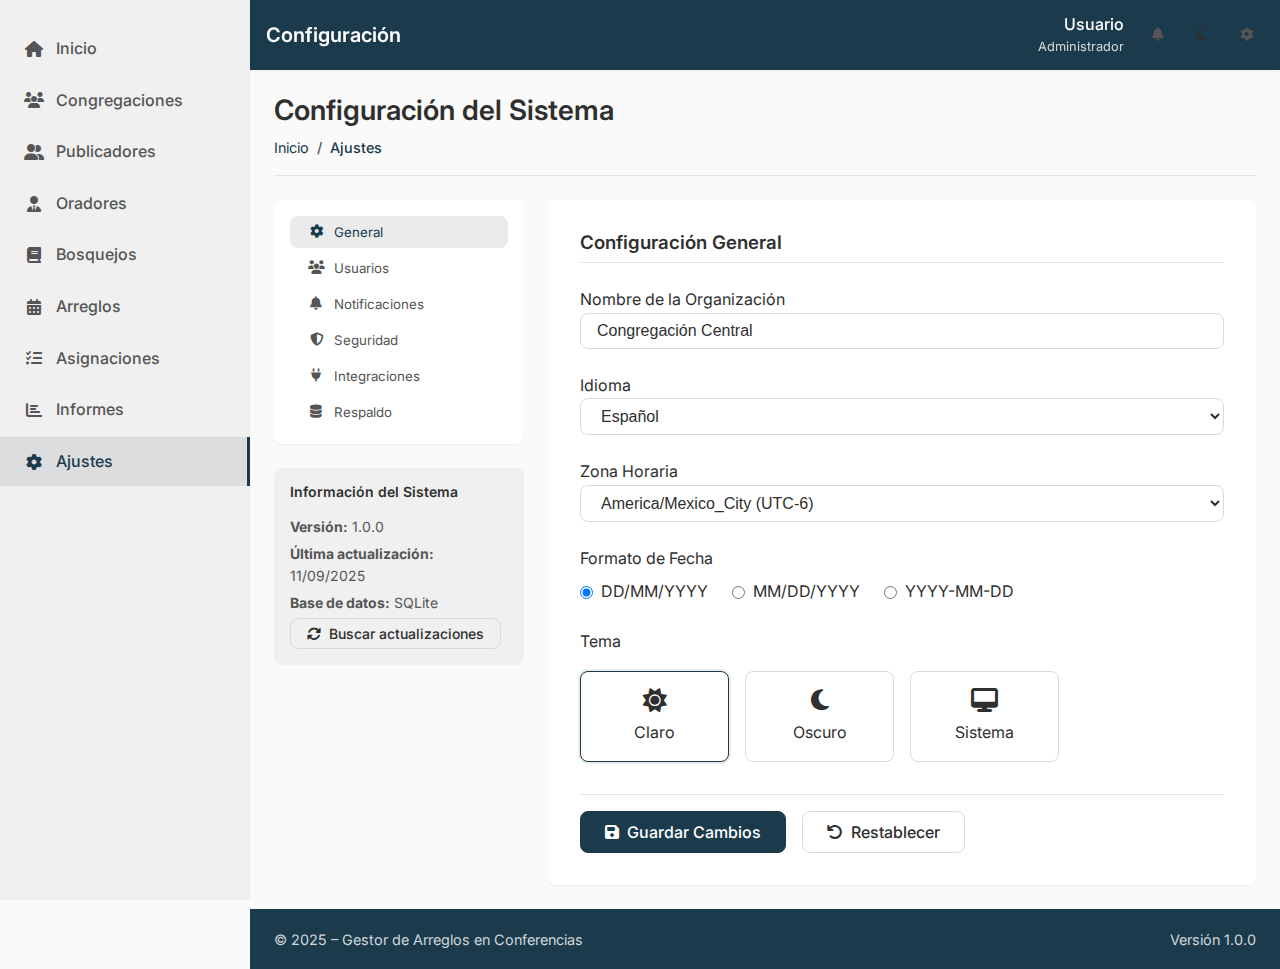
<file: pages/ajustes.html>
<!DOCTYPE html>
<html lang="es">
  <head>
    <meta charset="UTF-8" />
    <meta name="viewport" content="width=device-width, initial-scale=1.0" />
    <title>Ajustes - Gestor de Arreglos</title>
    <link href="https://fonts.googleapis.com/css2?family=Inter:wght@300;400;500;600;700&display=swap" rel="stylesheet">
    <link rel="stylesheet" href="https://cdnjs.cloudflare.com/ajax/libs/font-awesome/6.4.0/css/all.min.css">
    <link rel="stylesheet" href="../style.css" />
  </head>
  <body>
    <div class="dashboard">
      <!-- Header -->
      <header class="header">
        <div class="header-left">
          <button class="sidebar-toggle" id="sidebarToggle">
            <i class="fas fa-bars"></i>
          </button>
          <h1>Configuración</h1>
        </div>
        <div class="header-right">
          <div class="user-info">
            <span class="user-name">Usuario</span>
            <span class="user-role">Administrador</span>
          </div>
          <div class="header-actions">
            <button class="btn-icon" title="Notificaciones">
              <i class="fas fa-bell"></i>
            </button>
            <button id="themeToggle" class="btn-icon" title="Cambiar tema">
              <i class="fas fa-moon"></i>
            </button>
            <button class="btn-icon" title="Configuración">
              <i class="fas fa-cog"></i>
            </button>
          </div>
        </div>
      </header>

      <!-- Sidebar -->
      <aside class="sidebar" id="sidebar">
        <nav class="sidebar-nav">
          <ul>

<li class="nav-item">
  <a href="../index.html" class="nav-link" id="nav-home">
    <i class="fas fa-home"></i>
    <span>Inicio</span>
  </a>
</li>
<li class="nav-item">
  <a href="congregaciones.html" class="nav-link" id="nav-congregaciones">
    <i class="fas fa-users"></i>
    <span>Congregaciones</span>
  </a>
</li>
<li class="nav-item">
  <a href="publicadores.html" class="nav-link" id="nav-publicadores">
    <i class="fas fa-user-friends"></i>
    <span>Publicadores</span>
  </a>
</li>
<li class="nav-item">
  <a href="oradores.html" class="nav-link" id="nav-oradores">
    <i class="fas fa-user-tie"></i>
    <span>Oradores</span>
  </a>
</li>
<li class="nav-item">
  <a href="bosquejos.html" class="nav-link" id="nav-bosquejos">
    <i class="fas fa-book"></i>
    <span>Bosquejos</span>
  </a>
</li>
<li class="nav-item">
  <a href="arreglos.html" class="nav-link" id="nav-arreglos">
    <i class="fas fa-calendar-alt"></i>
    <span>Arreglos</span>
  </a>
</li>
<li class="nav-item">
  <a href="asignaciones.html" class="nav-link" id="nav-asignaciones">
    <i class="fas fa-tasks"></i>
    <span>Asignaciones</span>
  </a>
</li>
<li class="nav-item">
  <a href="informes.html" class="nav-link" id="nav-informes">
    <i class="fas fa-chart-bar"></i>
    <span>Informes</span>
  </a>
</li>
<li class="nav-item">
  <a href="ajustes.html" class="nav-link" id="nav-ajustes">
    <i class="fas fa-cog"></i>
    <span>Ajustes</span>
  </a>
</li>
          </ul>
        </nav>
      </aside>

      <!-- Main Content -->
      <main class="main-content" id="mainContent">
        <div class="page-header">
          <h2>Configuración del Sistema</h2>
          <nav aria-label="breadcrumb">
            <ol class="breadcrumb">
              <li class="breadcrumb-item"><a href="../index.html">Inicio</a></li>
              <li class="breadcrumb-item active">Ajustes</li>
            </ol>
          </nav>
        </div>

        <div class="settings-container">
          <div class="settings-sidebar">
            <div class="settings-menu">
              <button class="settings-menu-item active" data-target="general">
                <i class="fas fa-cog"></i> General
              </button>
              <button class="settings-menu-item" data-target="usuarios">
                <i class="fas fa-users"></i> Usuarios
              </button>
              <button class="settings-menu-item" data-target="notificaciones">
                <i class="fas fa-bell"></i> Notificaciones
              </button>
              <button class="settings-menu-item" data-target="seguridad">
                <i class="fas fa-shield-alt"></i> Seguridad
              </button>
              <button class="settings-menu-item" data-target="integraciones">
                <i class="fas fa-plug"></i> Integraciones
              </button>
              <button class="settings-menu-item" data-target="respaldo">
                <i class="fas fa-database"></i> Respaldo
              </button>
            </div>
            <div class="system-info">
              <h4>Información del Sistema</h4>
              <p><strong>Versión:</strong> 1.0.0</p>
              <p><strong>Última actualización:</strong> 11/09/2025</p>
              <p><strong>Base de datos:</strong> SQLite</p>
              <button class="btn btn-outline btn-sm mt-3">
                <i class="fas fa-sync-alt"></i> Buscar actualizaciones
              </button>
            </div>
          </div>

          <div class="settings-content">
            <!-- General Settings -->
            <div class="settings-section active" id="general-settings">
              <h3>Configuración General</h3>
              <div class="settings-form">
                <div class="form-group">
                  <label>Nombre de la Organización</label>
                  <input type="text" class="form-control" value="Congregación Central">
                </div>
                
                <div class="form-group">
                  <label>Idioma</label>
                  <select class="form-control">
                    <option>Español</option>
                    <option>English</option>
                    <option>Português</option>
                    <option>Français</option>
                  </select>
                </div>
                
                <div class="form-group">
                  <label>Zona Horaria</label>
                  <select class="form-control">
                    <option>America/Mexico_City (UTC-6)</option>
                    <option>America/New_York (UTC-5)</option>
                    <option>America/Chicago (UTC-6)</option>
                    <option>America/Denver (UTC-7)</option>
                    <option>America/Los_Angeles (UTC-8)</option>
                  </select>
                </div>
                
                <div class="form-group">
                  <label>Formato de Fecha</label>
                  <div class="radio-group">
                    <label class="radio-label">
                      <input type="radio" name="dateFormat" checked>
                      <span>DD/MM/YYYY</span>
                    </label>
                    <label class="radio-label">
                      <input type="radio" name="dateFormat">
                      <span>MM/DD/YYYY</span>
                    </label>
                    <label class="radio-label">
                      <input type="radio" name="dateFormat">
                      <span>YYYY-MM-DD</span>
                    </label>
                  </div>
                </div>
                
                <div class="form-group">
                  <label>Tema</label>
                  <div class="theme-options">
                    <div class="theme-option">
                      <input type="radio" name="theme" id="light-theme" checked>
                      <label for="light-theme" class="theme-label light">
                        <i class="fas fa-sun"></i>
                        <span>Claro</span>
                      </label>
                    </div>
                    <div class="theme-option">
                      <input type="radio" name="theme" id="dark-theme">
                      <label for="dark-theme" class="theme-label dark">
                        <i class="fas fa-moon"></i>
                        <span>Oscuro</span>
                      </label>
                    </div>
                    <div class="theme-option">
                      <input type="radio" name="theme" id="system-theme">
                      <label for="system-theme" class="theme-label system">
                        <i class="fas fa-desktop"></i>
                        <span>Sistema</span>
                      </label>
                    </div>
                  </div>
                </div>
                
                <div class="form-actions">
                  <button class="btn btn-primary">
                    <i class="fas fa-save"></i> Guardar Cambios
                  </button>
                  <button class="btn btn-outline">
                    <i class="fas fa-undo"></i> Restablecer
                  </button>
                </div>
              </div>
            </div>
            
            <!-- Other settings sections (hidden by default) -->
            <div class="settings-section" id="usuarios-settings">
              <h3>Gestión de Usuarios</h3>
              <p>Configuración de usuarios y permisos.</p>
            </div>
            
            <div class="settings-section" id="notificaciones-settings">
              <h3>Configuración de Notificaciones</h3>
              <p>Preferencias de notificaciones.</p>
            </div>
            
            <div class="settings-section" id="seguridad-settings">
              <h3>Configuración de Seguridad</h3>
              <p>Opciones de seguridad y privacidad.</p>
            </div>
            
            <div class="settings-section" id="integraciones-settings">
              <h3>Integraciones</h3>
              <p>Configuración de integraciones con otros servicios.</p>
            </div>
            
            <div class="settings-section" id="respaldo-settings">
              <h3>Respaldo y Restauración</h3>
              <p>Opciones de respaldo y restauración de datos.</p>
            </div>
          </div>
        </div>
      </main>

      <footer class="footer">
        <div class="footer-content">
          <p>© 2025 – Gestor de Arreglos en Conferencias</p>
          <p>Versión 1.0.0</p>
        </div>
      </footer>
    </div>

    <script type="module" src="../scripts/app.js"></script>
    <script>
      // Settings tabs functionality
      document.querySelectorAll('.settings-menu-item').forEach(item => {
        item.addEventListener('click', () => {
          // Remove active class from all items and sections
          document.querySelectorAll('.settings-menu-item').forEach(i => i.classList.remove('active'));
          document.querySelectorAll('.settings-section').forEach(s => s.classList.remove('active'));
          
          // Add active class to clicked item and corresponding section
          item.classList.add('active');
          const targetId = `${item.dataset.target}-settings`;
          document.getElementById(targetId).classList.add('active');
        });
      });
      
      // Theme switcher
      document.querySelectorAll('input[name="theme"]').forEach(radio => {
        radio.addEventListener('change', (e) => {
          if (e.target.checked) {
            const theme = e.target.id.replace('-theme', '');
            document.documentElement.setAttribute('data-theme', theme);
            // Save theme preference (you would typically save this to localStorage)
            localStorage.setItem('theme', theme);
          }
        });
      });
      
      // Load saved theme preference
      const savedTheme = localStorage.getItem('theme') || 'light';
      document.documentElement.setAttribute('data-theme', savedTheme);
      document.getElementById(`${savedTheme}-theme`).checked = true;
    </script>
      <script type="module" src="../scripts/theme.js"></script>
  </body>
</html>
</file>
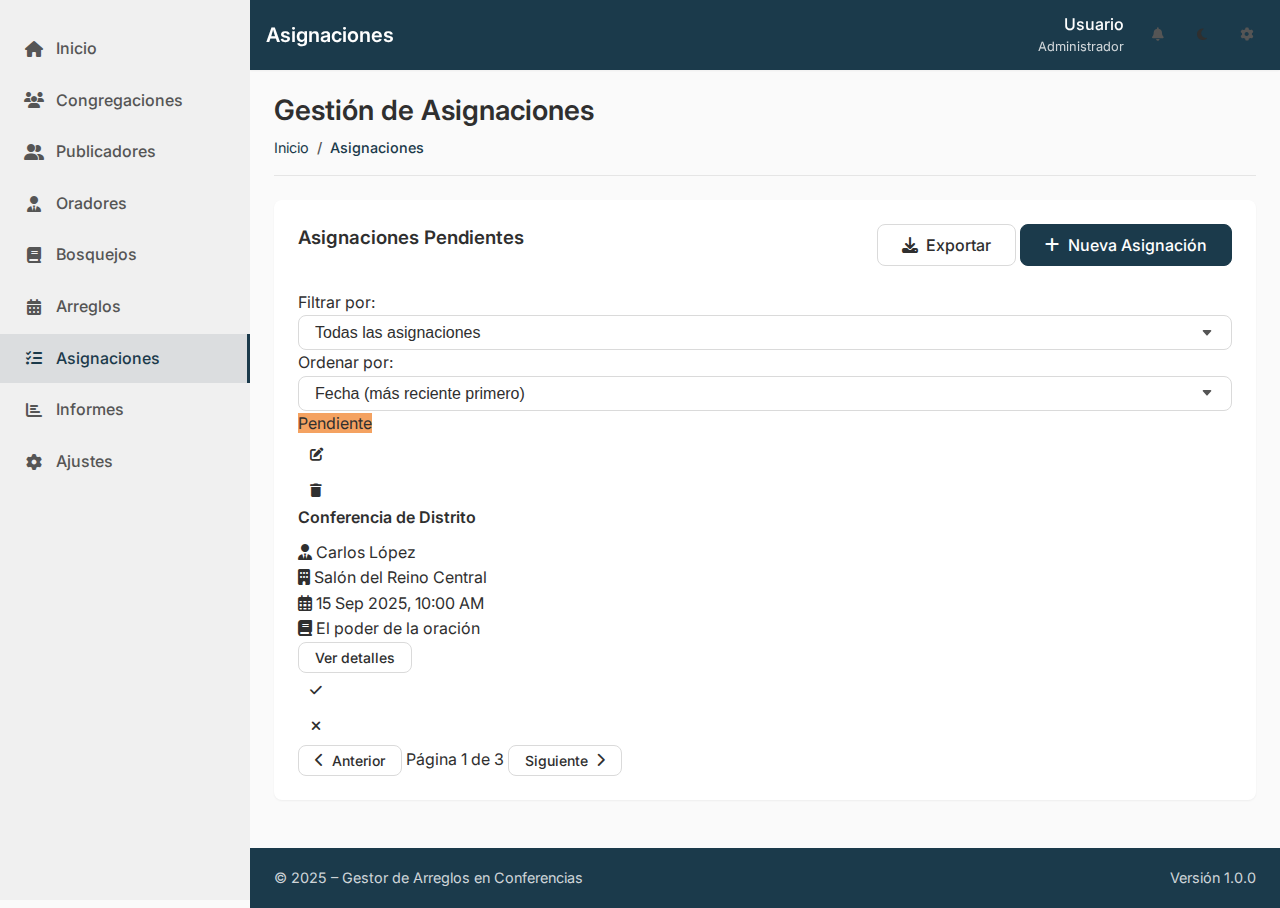
<file: pages/asignaciones.html>
<!DOCTYPE html>
<html lang="es">
  <head>
    <meta charset="UTF-8" />
    <meta name="viewport" content="width=device-width, initial-scale=1.0" />
    <title>Asignaciones - Gestor de Arreglos</title>
    <link href="https://fonts.googleapis.com/css2?family=Inter:wght@300;400;500;600;700&display=swap" rel="stylesheet">
    <link rel="stylesheet" href="https://cdnjs.cloudflare.com/ajax/libs/font-awesome/6.4.0/css/all.min.css">
    <link rel="stylesheet" href="../style.css" />
  </head>
  <body>
    <div class="dashboard">
      <!-- Header -->
      <header class="header">
        <div class="header-left">
          <button class="sidebar-toggle" id="sidebarToggle">
            <i class="fas fa-bars"></i>
          </button>
          <h1>Asignaciones</h1>
        </div>
        <div class="header-right">
          <div class="user-info">
            <span class="user-name">Usuario</span>
            <span class="user-role">Administrador</span>
          </div>
          <div class="header-actions">
            <button class="btn-icon" title="Notificaciones">
              <i class="fas fa-bell"></i>
            </button>
            <button id="themeToggle" class="btn-icon" title="Cambiar tema">
              <i class="fas fa-moon"></i>
            </button>
            <button class="btn-icon" title="Configuración">
              <i class="fas fa-cog"></i>
            </button>
          </div>
        </div>
      </header>

      <!-- Sidebar -->
      <aside class="sidebar" id="sidebar">
        <nav class="sidebar-nav">
          <ul>

<li class="nav-item">
  <a href="../index.html" class="nav-link" id="nav-home">
    <i class="fas fa-home"></i>
    <span>Inicio</span>
  </a>
</li>
<li class="nav-item">
  <a href="congregaciones.html" class="nav-link" id="nav-congregaciones">
    <i class="fas fa-users"></i>
    <span>Congregaciones</span>
  </a>
</li>
<li class="nav-item">
  <a href="publicadores.html" class="nav-link" id="nav-publicadores">
    <i class="fas fa-user-friends"></i>
    <span>Publicadores</span>
  </a>
</li>
<li class="nav-item">
  <a href="oradores.html" class="nav-link" id="nav-oradores">
    <i class="fas fa-user-tie"></i>
    <span>Oradores</span>
  </a>
</li>
<li class="nav-item">
  <a href="bosquejos.html" class="nav-link" id="nav-bosquejos">
    <i class="fas fa-book"></i>
    <span>Bosquejos</span>
  </a>
</li>
<li class="nav-item">
  <a href="arreglos.html" class="nav-link" id="nav-arreglos">
    <i class="fas fa-calendar-alt"></i>
    <span>Arreglos</span>
  </a>
</li>
<li class="nav-item">
  <a href="asignaciones.html" class="nav-link" id="nav-asignaciones">
    <i class="fas fa-tasks"></i>
    <span>Asignaciones</span>
  </a>
</li>
<li class="nav-item">
  <a href="informes.html" class="nav-link" id="nav-informes">
    <i class="fas fa-chart-bar"></i>
    <span>Informes</span>
  </a>
</li>
<li class="nav-item">
  <a href="ajustes.html" class="nav-link" id="nav-ajustes">
    <i class="fas fa-cog"></i>
    <span>Ajustes</span>
  </a>
</li>
          </ul>
        </nav>
      </aside>

      <!-- Main Content -->
      <main class="main-content" id="mainContent">
        <div class="page-header">
          <h2>Gestión de Asignaciones</h2>
          <nav aria-label="breadcrumb">
            <ol class="breadcrumb">
              <li class="breadcrumb-item"><a href="../index.html">Inicio</a></li>
              <li class="breadcrumb-item active">Asignaciones</li>
            </ol>
          </nav>
        </div>

        <div class="content-section">
          <div class="section-header">
            <h3>Asignaciones Pendientes</h3>
            <div class="actions">
              <button class="btn btn-outline">
                <i class="fas fa-download"></i> Exportar
              </button>
              <button class="btn btn-primary">
                <i class="fas fa-plus"></i> Nueva Asignación
              </button>
            </div>
          </div>
          
          <div class="filters">
            <div class="filter-group">
              <label>Filtrar por:</label>
              <select class="form-select">
                <option>Todas las asignaciones</option>
                <option>Pendientes</option>
                <option>Confirmadas</option>
                <option>Rechazadas</option>
              </select>
            </div>
            <div class="filter-group">
              <label>Ordenar por:</label>
              <select class="form-select">
                <option>Fecha (más reciente primero)</option>
                <option>Fecha (más antigua primero)</option>
                <option>Orador (A-Z)</option>
                <option>Salón (A-Z)</option>
              </select>
            </div>
          </div>
          
          <div class="assignments-grid">
            <!-- Assignment Card -->
            <div class="assignment-card">
              <div class="assignment-header">
                <span class="badge bg-warning">Pendiente</span>
                <div class="assignment-actions">
                  <button class="btn-icon" title="Editar">
                    <i class="fas fa-edit"></i>
                  </button>
                  <button class="btn-icon" title="Eliminar">
                    <i class="fas fa-trash"></i>
                  </button>
                </div>
              </div>
              <div class="assignment-body">
                <h4>Conferencia de Distrito</h4>
                <div class="assignment-detail">
                  <i class="fas fa-user-tie"></i>
                  <span>Carlos López</span>
                </div>
                <div class="assignment-detail">
                  <i class="fas fa-building"></i>
                  <span>Salón del Reino Central</span>
                </div>
                <div class="assignment-detail">
                  <i class="far fa-calendar-alt"></i>
                  <span>15 Sep 2025, 10:00 AM</span>
                </div>
                <div class="assignment-detail">
                  <i class="fas fa-book"></i>
                  <span>El poder de la oración</span>
                </div>
              </div>
              <div class="assignment-footer">
                <button class="btn btn-sm btn-outline">Ver detalles</button>
                <div class="status-actions">
                  <button class="btn-icon text-success" title="Aprobar">
                    <i class="fas fa-check"></i>
                  </button>
                  <button class="btn-icon text-danger" title="Rechazar">
                    <i class="fas fa-times"></i>
                  </button>
                </div>
              </div>
            </div>
            <!-- More assignment cards -->
          </div>
          
          <div class="pagination">
            <button class="btn btn-sm btn-outline" disabled>
              <i class="fas fa-chevron-left"></i> Anterior
            </button>
            <span>Página 1 de 3</span>
            <button class="btn btn-sm btn-outline">
              Siguiente <i class="fas fa-chevron-right"></i>
            </button>
          </div>
        </div>
      </main>

      <footer class="footer">
        <div class="footer-content">
          <p>© 2025 – Gestor de Arreglos en Conferencias</p>
          <p>Versión 1.0.0</p>
        </div>
      </footer>
    </div>

    <script type="module" src="../scripts/app.js"></script>
      <script type="module" src="../scripts/theme.js"></script>
  </body>
</html>
</file>
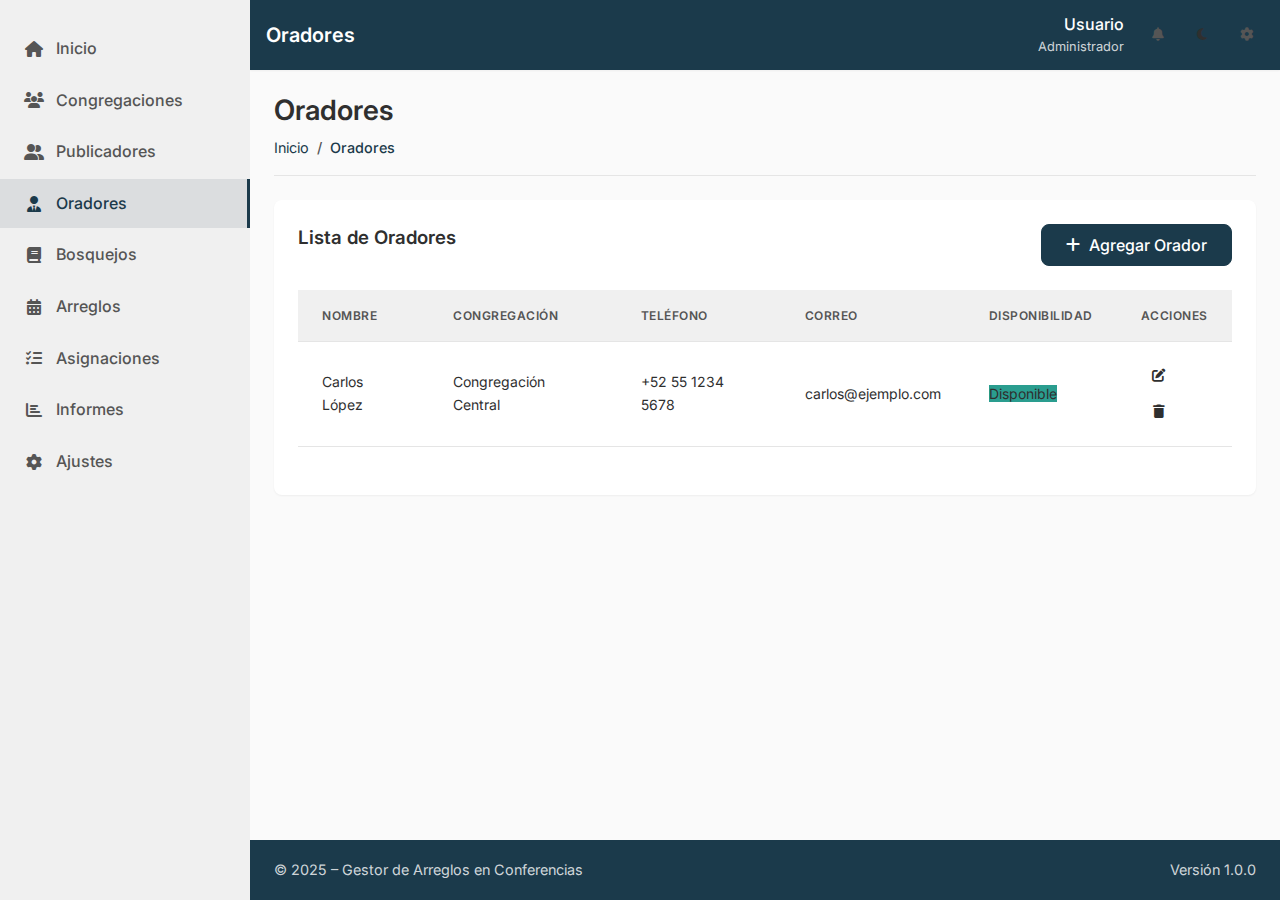
<file: pages/oradores.html>
<!DOCTYPE html>
<html lang="es">
  <head>
    <meta charset="UTF-8" />
    <meta name="viewport" content="width=device-width, initial-scale=1.0" />
    <title>Oradores - Gestor de Arreglos</title>
    <link href="https://fonts.googleapis.com/css2?family=Inter:wght@300;400;500;600;700&display=swap" rel="stylesheet">
    <link rel="stylesheet" href="https://cdnjs.cloudflare.com/ajax/libs/font-awesome/6.4.0/css/all.min.css">
    <link rel="stylesheet" href="../style.css" />
  </head>
  <body>
    <div class="dashboard">
      <!-- Header and Sidebar same as index.html -->
      <header class="header">
        <div class="header-left">
          <button class="sidebar-toggle" id="sidebarToggle">
            <i class="fas fa-bars"></i>
          </button>
          <h1>Oradores</h1>
        </div>
        <div class="header-right">
          <div class="user-info">
            <span class="user-name">Usuario</span>
            <span class="user-role">Administrador</span>
          </div>
          <div class="header-actions">
            <button class="btn-icon" title="Notificaciones">
              <i class="fas fa-bell"></i>
            </button>
            <button id="themeToggle" class="btn-icon" title="Cambiar tema">
              <i class="fas fa-moon"></i>
            </button>
            <button class="btn-icon" title="Configuración">
              <i class="fas fa-cog"></i>
            </button>
          </div>
        </div>
      </header>

      <aside class="sidebar" id="sidebar">
        <nav class="sidebar-nav">
          <ul>

<li class="nav-item">
  <a href="../index.html" class="nav-link" id="nav-home">
    <i class="fas fa-home"></i>
    <span>Inicio</span>
  </a>
</li>
<li class="nav-item">
  <a href="congregaciones.html" class="nav-link" id="nav-congregaciones">
    <i class="fas fa-users"></i>
    <span>Congregaciones</span>
  </a>
</li>
<li class="nav-item">
  <a href="publicadores.html" class="nav-link" id="nav-publicadores">
    <i class="fas fa-user-friends"></i>
    <span>Publicadores</span>
  </a>
</li>
<li class="nav-item">
  <a href="oradores.html" class="nav-link" id="nav-oradores">
    <i class="fas fa-user-tie"></i>
    <span>Oradores</span>
  </a>
</li>
<li class="nav-item">
  <a href="bosquejos.html" class="nav-link" id="nav-bosquejos">
    <i class="fas fa-book"></i>
    <span>Bosquejos</span>
  </a>
</li>
<li class="nav-item">
  <a href="arreglos.html" class="nav-link" id="nav-arreglos">
    <i class="fas fa-calendar-alt"></i>
    <span>Arreglos</span>
  </a>
</li>
<li class="nav-item">
  <a href="asignaciones.html" class="nav-link" id="nav-asignaciones">
    <i class="fas fa-tasks"></i>
    <span>Asignaciones</span>
  </a>
</li>
<li class="nav-item">
  <a href="informes.html" class="nav-link" id="nav-informes">
    <i class="fas fa-chart-bar"></i>
    <span>Informes</span>
  </a>
</li>
<li class="nav-item">
  <a href="ajustes.html" class="nav-link" id="nav-ajustes">
    <i class="fas fa-cog"></i>
    <span>Ajustes</span>
  </a>
</li>
          </ul>
        </nav>
      </aside>

      <main class="main-content" id="mainContent">
        <div class="page-header">
          <h2>Oradores</h2>
          <nav aria-label="breadcrumb">
            <ol class="breadcrumb">
              <li class="breadcrumb-item"><a href="../index.html">Inicio</a></li>
              <li class="breadcrumb-item active">Oradores</li>
            </ol>
          </nav>
        </div>

        <div class="content-section">
          <div class="section-header">
            <h3>Lista de Oradores</h3>
            <button class="btn btn-primary">
              <i class="fas fa-plus"></i> Agregar Orador
            </button>
          </div>
          
          <div class="table-responsive">
            <table class="data-table">
              <thead>
                <tr>
                  <th>Nombre</th>
                  <th>Congregación</th>
                  <th>Teléfono</th>
                  <th>Correo</th>
                  <th>Disponibilidad</th>
                  <th>Acciones</th>
                </tr>
              </thead>
              <tbody>
                <tr>
                  <td>Carlos López</td>
                  <td>Congregación Central</td>
                  <td>+52 55 1234 5678</td>
                  <td>carlos@ejemplo.com</td>
                  <td><span class="badge bg-success">Disponible</span></td>
                  <td>
                    <button class="btn-icon" title="Editar">
                      <i class="fas fa-edit"></i>
                    </button>
                    <button class="btn-icon" title="Eliminar">
                      <i class="fas fa-trash"></i>
                    </button>
                  </td>
                </tr>
                <!-- More rows -->
              </tbody>
            </table>
          </div>
        </div>
      </main>

      <footer class="footer">
        <div class="footer-content">
          <p>© 2025 – Gestor de Arreglos en Conferencias</p>
          <p>Versión 1.0.0</p>
        </div>
      </footer>
    </div>

    <script type="module" src="../scripts/app.js"></script>
      <script type="module" src="../scripts/theme.js"></script>
  </body>
</html>
</file>
<file: style.css>
/* =========================
   PALETA DE COLORES GLOBAL Y VARIABLES
   ========================= */
:root {
  /* Espaciados */
  --spacing-xs: 0.25rem;
  --spacing-sm: 0.5rem;
  --spacing-md: 1rem;
  --spacing-lg: 1.5rem;
  --spacing-xl: 2rem;
  --spacing-xxl: 3rem;
  
  /* Tamaños de fuente */
  --font-size-xs: 0.75rem;
  --font-size-sm: 0.875rem;
  --font-size-md: 1rem;
  --font-size-lg: 1.25rem;
  --font-size-xl: 1.5rem;
  --font-size-xxl: 2rem;
  
  /* Sombras */
  --shadow-sm: 0 1px 2px rgba(0,0,0,0.05);
  --shadow-md: 0 2px 4px rgba(0,0,0,0.1);
  --shadow-lg: 0 4px 12px rgba(0,0,0,0.15);
  
  /* Layout */
  --sidebar-width: 250px;
  --header-height: 70px;
  --footer-height: 60px;
  --border-radius: 8px;
  --transition: all 0.3s ease;
}

/* Estilos iniciales para prevenir FOUC (Flash of Unstyled Content) */
html {
  visibility: hidden;
  opacity: 0;
  transition: opacity 0.2s ease, visibility 0.2s ease;
  background-color: var(--color-bg);
}

/* Mostrar contenido cuando el tema esté listo */
html[data-theme] {
  visibility: visible;
  opacity: 1;
}

/* Prevenir transiciones durante la carga */
html:not(.theme-loaded) *,
html:not(.theme-loaded) *::before,
html:not(.theme-loaded) *::after {
  transition: none !important;
  animation: none !important;
}

/* Transiciones suaves para el cambio de tema */
.theme-loaded {
  --transition-theme: background-color 0.2s ease, color 0.2s ease, border-color 0.2s ease;
  transition: var(--transition-theme);
}

.theme-loaded,
.theme-loaded body {
  background-color: var(--color-bg);
  color: var(--color-text);
}

/* MODO CLARO */
:root {
  /* Fondos */
  --color-bg: #FAFAFA;
  --color-bg-secondary: #F0F0F0;
  --color-surface: #FFFFFF;

  /* Texto */
  --color-text: #2F2F2F;
  --color-text-secondary: #555555;
  --color-text-disabled: #A6A6A6;

  /* Primarios */
  --color-primary: #1B3A4B;
  --color-primary-hover: #254B60;
  --color-primary-active: #102732;
  --color-primary-light: rgba(44, 62, 80, 0.1);

  /* Secundarios */
  --color-secondary: #e9c46a;
  --color-secondary-hover: #ffd166;
  --color-secondary-active: #C69C4F;

  /* Acento cálido */
  --color-accent: #f4a261;
  --color-accent-hover: #ff9f1c;
  --color-accent-active: #C69C4F;

  /* Éxito / Error / Advertencia */
  --color-success: #2a9d8f;
  --color-success-light: #A7D7C2;
  --color-error: #E57373;
  --color-error-light: #F6A6A6;
  --color-warning: #f4a261;
  --color-warning-dark: #A6812E;

  /* Bordes y divisores */
  --color-border: #DADADA;
  --color-border-strong: #BFBFBF;
  --color-divider: #E5E5E5;

  /* Sombras */
  --shadow-sm: 0 1px 2px rgba(0,0,0,0.05);
  --shadow-md: 0 2px 4px rgba(0,0,0,0.1);
  --shadow-lg: 0 4px 12px rgba(0,0,0,0.15);
  
  /* Layout */
  --sidebar-width: 250px;
  --header-height: 70px;
  --footer-height: 60px;
  --border-radius: 8px;
  --transition: all 0.3s ease;
}

/* MODO OSCURO */
[data-theme="dark"] {
  /* Fondos */
  --color-bg: #121212;
  --color-bg-secondary: #1E1E1E;
  --color-surface: #1A1A1A;

  /* Texto */
  --color-text: #E5E5E5;
  --color-text-secondary: #C0C0C0;
  --color-text-disabled: #7A7A7A;

  /* Primarios */
  --color-primary: #4a90e2;
  --color-primary-hover: #63a4ff;
  --color-primary-active: #102732;
  --color-primary-light: rgba(74, 144, 226, 0.2);

  /* Secundarios */
  --color-secondary: #ffd166;
  --color-secondary-hover: #ffd166;
  --color-secondary-active: #C69C4F;

  /* Acento cálido */
  --color-accent: #ff9f1c;
  --color-accent-hover: #ff9f1c;
  --color-accent-active: #C69C4F;

  /* Éxito / Error / Advertencia */
  --color-success: #06d6a0;
  --color-success-light: #A7D7C2;
  --color-error: #E57373;
  --color-error-light: #F6A6A6;
  --color-warning: #C69C4F;
  --color-warning-dark: #A6812E;

  /* Bordes y divisores */
  --color-border: #2A2A2A;
  --color-border-strong: #3C3C3C;
  --color-divider: #333333;

  /* Sombras */
  --shadow-sm: 0 1px 2px rgba(0,0,0,0.3);
  --shadow-md: 0 2px 4px rgba(0,0,0,0.35);
  --shadow-lg: 0 4px 12px rgba(0,0,0,0.45);
}

/* Base Styles */
* {
  margin: 0;
  padding: 0;
  box-sizing: border-box;
}

html {
  font-size: 16px;
  height: 100%;
}

body {
  font-family: 'Inter', -apple-system, BlinkMacSystemFont, 'Segoe UI', Roboto, Oxygen, Ubuntu, Cantarell, sans-serif;
  line-height: 1.6;
  background-color: var(--color-bg);
  color: var(--color-text);
  height: 100%;
  overflow-x: hidden;
}

h1, h2, h3, h4, h5, h6 {
  font-weight: 600;
  line-height: 1.2;
  margin-bottom: 0.75rem;
  color: var(--color-text);
}

a {
  text-decoration: none;
  color: var(--color-primary);
  transition: var(--transition);
}

ul {
  list-style: none;
}

button, .btn {
  cursor: pointer;
  font-family: inherit;
  transition: var(--transition);
}

/* =========================
   LAYOUT
   ========================= */
.dashboard {
  display: grid;
  grid-template-columns: var(--sidebar-width) 1fr;
  grid-template-rows: var(--header-height) 1fr var(--footer-height);
  grid-template-areas:
    "sidebar header"
    "sidebar main"
    "sidebar footer";
  min-height: 100vh;
  background-color: var(--color-bg);
}

.main-content {
  grid-area: main;
  padding: var(--spacing-lg);
  overflow-y: auto;
  background-color: var(--color-bg);
}

.content-section {
  background-color: var(--color-surface);
  border-radius: var(--border-radius);
  box-shadow: var(--shadow-sm);
  padding: var(--spacing-lg);
  margin-bottom: var(--spacing-lg);
}

.section-header {
  display: flex;
  justify-content: space-between;
  align-items: center;
  margin-bottom: var(--spacing-lg);
  flex-wrap: wrap;
  gap: var(--spacing-md);
}

.page-header {
  margin-bottom: var(--spacing-lg);
  padding-bottom: var(--spacing-md);
  border-bottom: 1px solid var(--color-divider);
}

/* =========================
   RESPONSIVE STYLES
   ========================= */
@media (max-width: 1200px) {
  .settings-container {
    grid-template-columns: 1fr;
  }
  
  .settings-sidebar {
    flex-direction: row;
    flex-wrap: wrap;
  }
  
  .settings-menu {
    flex: 1;
    min-width: 250px;
  }
}

@media (max-width: 992px) {
  .dashboard {
    grid-template-columns: 1fr;
    grid-template-areas:
      "header"
      "main"
      "footer";
  }
  
  .sidebar {
    position: fixed;
    top: 0;
    left: -100%;
    width: 280px;
    height: 100vh;
    z-index: 1000;
    transition: var(--transition);
  }
  
  .sidebar.active {
    left: 0;
  }
  
  .overlay {
    position: fixed;
    top: 0;
    left: 0;
    right: 0;
    bottom: 0;
    background-color: rgba(0, 0, 0, 0.5);
    z-index: 999;
    opacity: 0;
    visibility: hidden;
    transition: var(--transition);
  }
  
  .overlay.active {
    opacity: 1;
    visibility: visible;
  }
  
  .main-content {
    padding: var(--spacing-md);
  }
}

@media (max-width: 768px) {
  .header-right {
    position: relative;
  }
  
  .user-info {
    display: none;
  }
  
  .header-actions {
    gap: var(--spacing-sm);
  }
  
  .settings-container {
    margin-top: var(--spacing-md);
  }
  
  .settings-content {
    padding: var(--spacing-md);
  }
  
  .form-actions {
    flex-direction: column;
  }
  
  .btn {
    width: 100%;
  }
}

@media (max-width: 576px) {
  .dashboard-cards {
    grid-template-columns: 1fr;
  }
  
  .page-header h2 {
    font-size: 1.5rem;
  }
  
  .theme-options {
    grid-template-columns: 1fr;
  }
  
  .radio-group {
    flex-direction: column;
    gap: var(--spacing-sm);
  }
  
  .settings-menu {
    min-width: 100%;
  }
  
  .settings-sidebar {
    gap: var(--spacing-md);
  }
}

/* Responsive grid for dashboard cards */
.dashboard-cards {
  display: grid;
  grid-template-columns: repeat(auto-fill, minmax(250px, 1fr));
  gap: var(--spacing-lg);
  margin-bottom: var(--spacing-xl);
}

/* Card styles */
.card {
  background-color: var(--color-surface);
  border-radius: var(--border-radius);
  box-shadow: var(--shadow-sm);
  padding: var(--spacing-lg);
  transition: var(--transition);
  border: 1px solid var(--color-border);
}

.card:hover {
  box-shadow: var(--shadow-md);
  transform: translateY(-2px);
}

.card-icon {
  display: inline-flex;
  align-items: center;
  justify-content: center;
  width: 48px;
  height: 48px;
  border-radius: 50%;
  margin-bottom: var(--spacing-md);
  color: white;
  font-size: 1.5rem;
}

.card-icon.bg-primary { background-color: var(--color-primary); }
.card-icon.bg-success { background-color: var(--color-success); }
.card-icon.bg-warning { background-color: var(--color-warning); }
.card-icon.bg-info { background-color: var(--color-secondary); }

/* =========================
   TABLES
   ========================= */
.table-responsive {
  width: 100%;
  overflow-x: auto;
  -webkit-overflow-scrolling: touch;
  margin-bottom: var(--spacing-lg);
}

table.data-table {
  width: 100%;
  border-collapse: collapse;
  font-size: var(--font-size-sm);
  color: var(--color-text);
}

table.data-table th,
table.data-table td {
  padding: var(--spacing-md) var(--spacing-lg);
  text-align: left;
  border-bottom: 1px solid var(--color-divider);
}

table.data-table th {
  font-weight: 600;
  color: var(--color-text-secondary);
  background-color: var(--color-bg-secondary);
  text-transform: uppercase;
  font-size: var(--font-size-xs);
  letter-spacing: 0.5px;
}

table.data-table tbody tr:hover {
  background-color: var(--color-bg-secondary);
}

/* Zebra striping */
table.data-table.striped tbody tr:nth-child(odd) {
  background-color: var(--color-bg);
}

table.data-table.hover tbody tr:hover {
  background-color: var(--color-bg-secondary);
}

/* =========================
   FORMS
   ========================= */
.form-group {
  margin-bottom: var(--spacing-lg);
}

.form-label {
  display: block;
  margin-bottom: var(--spacing-xs);
  font-weight: 500;
  color: var(--color-text-secondary);
}

.form-control {
  width: 100%;
  padding: var(--spacing-sm) var(--spacing-md);
  font-size: var(--font-size-md);
  border: 1px solid var(--color-border);
  border-radius: var(--border-radius);
  background-color: var(--color-surface);
  color: var(--color-text);
  transition: var(--transition);
}

.form-control:focus {
  border-color: var(--color-primary);
  box-shadow: 0 0 0 3px var(--color-primary-light);
  outline: none;
}

.form-select {
  width: 100%;
  padding: var(--spacing-sm) var(--spacing-md);
  font-size: var(--font-size-md);
  border: 1px solid var(--color-border);
  border-radius: var(--border-radius);
  background-color: var(--color-surface);
  color: var(--color-text);
  cursor: pointer;
  appearance: none;
  background-image: url("data:image/svg+xml,%3Csvg xmlns='http://www.w3.org/2000/svg' width='16' height='16' fill='%23555' viewBox='0 0 16 16'%3E%3Cpath d='M7.247 11.14 2.451 5.658C1.885 5.013 2.345 4 3.204 4h9.592a1 1 0 0 1 .753 1.659l-4.796 5.48a1 1 0 0 1-1.506 0z'/%3E%3C/svg%3E");
  background-repeat: no-repeat;
  background-position: right var(--spacing-md) center;
  background-size: 16px 12px;
  padding-right: calc(var(--spacing-md) * 2 + 16px);
  transition: var(--transition);
}

.form-select:focus {
  border-color: var(--color-primary);
  box-shadow: 0 0 0 3px var(--color-primary-light);
  outline: none;
}

/* Dark mode adjustments for form controls */
[data-theme="dark"] .form-control,
[data-theme="dark"] .form-select {
  background-color: var(--color-bg-secondary);
  border-color: var(--color-border-strong);
  color: var(--color-text);
}

[data-theme="dark"] .form-select {
  background-image: url("data:image/svg+xml,%3Csvg xmlns='http://www.w3.org/2000/svg' width='16' height='16' fill='%23c0c0c0' viewBox='0 0 16 16'%3E%3Cpath d='M7.247 11.14 2.451 5.658C1.885 5.013 2.345 4 3.204 4h9.592a1 1 0 0 1 .753 1.659l-4.796 5.48a1 1 0 0 1-1.506 0z'/%3E%3C/svg%3E");
}

/* =========================
   BUTTONS
   ========================= */
.btn {
  display: inline-flex;
  align-items: center;
  justify-content: center;
  padding: var(--spacing-sm) var(--spacing-lg);
  font-size: var(--font-size-md);
  font-weight: 500;
  line-height: 1.5;
  text-align: center;
  text-decoration: none;
  white-space: nowrap;
  vertical-align: middle;
  user-select: none;
  border: 1px solid transparent;
  border-radius: var(--border-radius);
  transition: var(--transition);
  gap: var(--spacing-sm);
}

.btn-sm {
  padding: var(--spacing-xs) var(--spacing-md);
  font-size: var(--font-size-sm);
}

.btn-lg {
  padding: var(--spacing-md) var(--spacing-xl);
  font-size: var(--font-size-lg);
}

/* Button variants */
.btn-primary {
  background-color: var(--color-primary);
  color: white;
  border-color: var(--color-primary);
}

.btn-primary:hover {
  background-color: var(--color-primary-hover);
  border-color: var(--color-primary-hover);
}

.btn-outline {
  background-color: transparent;
  border: 1px solid var(--color-border);
  color: var(--color-text);
}

.btn-outline:hover {
  background-color: var(--color-bg-secondary);
  border-color: var(--color-border-strong);
}

.btn-icon {
  display: inline-flex;
  align-items: center;
  justify-content: center;
  width: 36px;
  height: 36px;
  padding: 0;
  border-radius: 50%;
  background: none;
  border: none;
  color: var(--color-text-secondary);
  transition: var(--transition);
}

.btn-icon:hover {
  background-color: var(--color-bg-secondary);
  color: var(--color-primary);
}

/* Button with icon */
.btn .fas,
.btn .far,
.btn .fab {
  font-size: 1em;
  line-height: 1;
}

/* =========================
   SETTINGS PAGE
   ========================= */
.settings-container {
  display: grid;
  grid-template-columns: 250px 1fr;
  gap: var(--spacing-lg);
  margin-top: var(--spacing-lg);
}

.settings-sidebar {
  display: flex;
  flex-direction: column;
  gap: var(--spacing-lg);
}

.settings-menu {
  display: flex;
  flex-direction: column;
  gap: var(--spacing-xs);
  background-color: var(--color-surface);
  border-radius: var(--border-radius);
  padding: var(--spacing-md);
  box-shadow: var(--shadow-sm);
}

.settings-menu-item {
  display: flex;
  align-items: center;
  gap: var(--spacing-sm);
  padding: var(--spacing-sm) var(--spacing-md);
  border-radius: var(--border-radius);
  color: var(--color-text-secondary);
  background: none;
  border: none;
  text-align: left;
  cursor: pointer;
  transition: var(--transition);
}

.settings-menu-item:hover,
.settings-menu-item.active {
  background-color: var(--color-primary-light);
  color: var(--color-primary);
}

.settings-menu-item i {
  width: 20px;
  text-align: center;
}

.settings-content {
  background-color: var(--color-surface);
  border-radius: var(--border-radius);
  padding: var(--spacing-xl);
  box-shadow: var(--shadow-sm);
}

.settings-section {
  display: none;
}

.settings-section.active {
  display: block;
  animation: fadeIn 0.3s ease;
}

.settings-section h3 {
  margin-bottom: var(--spacing-lg);
  padding-bottom: var(--spacing-sm);
  border-bottom: 1px solid var(--color-divider);
}

.theme-options {
  display: grid;
  grid-template-columns: repeat(auto-fill, minmax(120px, 1fr));
  gap: var(--spacing-md);
  margin-top: var(--spacing-md);
}

.theme-option input[type="radio"] {
  display: none;
}

.theme-option input[type="radio"]:checked + .theme-label {
  border-color: var(--color-primary);
  box-shadow: 0 0 0 2px var(--color-primary-light);
}

.theme-label {
  display: flex;
  flex-direction: column;
  align-items: center;
  justify-content: center;
  gap: var(--spacing-sm);
  padding: var(--spacing-md);
  border: 1px solid var(--color-border);
  border-radius: var(--border-radius);
  background-color: var(--color-surface);
  cursor: pointer;
  transition: var(--transition);
  text-align: center;
  height: 100%;
}

.theme-label:hover {
  border-color: var(--color-border-strong);
}

.theme-label i {
  font-size: 1.5rem;
}

/* Form actions */
.form-actions {
  display: flex;
  gap: var(--spacing-md);
  margin-top: var(--spacing-xl);
  padding-top: var(--spacing-md);
  border-top: 1px solid var(--color-divider);
}

/* Radio group */
.radio-group {
  display: flex;
  gap: var(--spacing-lg);
  margin-top: var(--spacing-sm);
}

.radio-label {
  display: flex;
  align-items: center;
  gap: var(--spacing-sm);
  cursor: pointer;
}

/* System info */
.system-info {
  background-color: var(--color-bg-secondary);
  border-radius: var(--border-radius);
  padding: var(--spacing-md);
  font-size: var(--font-size-sm);
}

.system-info h4 {
  margin-top: 0;
  margin-bottom: var(--spacing-md);
  color: var(--color-text);
}

.system-info p {
  margin: 0 0 var(--spacing-xs);
  color: var(--color-text-secondary);
}

.system-info p:last-child {
  margin-bottom: 0;
}

/* Animations */
@keyframes fadeIn {
  from { opacity: 0; transform: translateY(10px); }
  to { opacity: 1; transform: translateY(0); }
}

/* Header */
.header {
  grid-area: header;
  display: flex;
  align-items: center;
  justify-content: space-between;
  padding: 0 var(--spacing-md);
  background-color: var(--color-primary);
  color: white;
  box-shadow: var(--shadow-sm);
  position: sticky;
  top: 0;
  z-index: 100;
  height: var(--header-height);
}

.header-left {
  display: flex;
  align-items: center;
  gap: 1rem;
}

.header h1 {
  font-size: 1.25rem;
  font-weight: 600;
  margin: 0;
  color: white;
}

.header-right {
  display: flex;
  align-items: center;
  gap: 1rem;
}

.user-info {
  text-align: right;
  line-height: 1.3;
}

.user-name {
  display: block;
  font-weight: 500;
  color: white;
}

.user-role {
  font-size: 0.8rem;
  color: rgba(255, 255, 255, 0.8);
}

.header-actions {
  display: flex;
  gap: 0.5rem;
}

/* Botones de icono */
.btn-icon {
  background: none;
  border: none;
  color: var(--color-text);
  cursor: pointer;
  padding: 8px;
  border-radius: 50%;
  display: flex;
  align-items: center;
  justify-content: center;
  transition: var(--transition);
  width: 36px;
  height: 36px;
}

.btn-icon i {
  color: var(--color-text);
  transition: color 0.3s ease;
}

.btn-icon:hover {
  background-color: var(--color-primary-light);
}

.btn-icon:hover i {
  color: var(--color-primary);
}

/* Theme toggle button */
#themeToggle {
  position: relative;
  overflow: hidden;
}

#themeToggle i {
  transition: transform 0.3s ease, color 0.3s ease;
}

#themeToggle .fa-sun {
  color: #f1c40f;
}

#themeToggle .fa-moon {
  color: var(--color-text);
}

[data-theme="dark"] #themeToggle .fa-moon {
  color: #f1c40f;
}

[data-theme="dark"] #themeToggle .fa-sun {
  color: #f1c40f;
}

/* Asegurar que los iconos del header sean visibles en ambos temas */
.header .btn-icon i {
  color: var(--color-text-secondary);
  transition: color 0.2s ease;
}

.header .btn-icon:hover i {
  color: var(--color-primary);
}

[data-theme="dark"] .header .btn-icon i {
  color: var(--color-text);
}

[data-theme="dark"] .header .btn-icon:hover i {
  color: #f1c40f;
}

/* Sidebar */
.sidebar {
  grid-area: sidebar;
  background-color: var(--color-bg-secondary);
  height: 100vh;
  position: fixed;
  width: var(--sidebar-width);
  overflow-y: auto;
  transition: var(--transition);
  z-index: 1000;
  padding: 1rem 0;
}

.sidebar-nav {
  padding: 0.5rem 0;
}

.nav-item {
  margin-bottom: 2px;
}

.nav-link {
  display: flex;
  align-items: center;
  padding: 0.75rem 1.5rem;
  color: var(--color-text-secondary);
  font-weight: 500;
  transition: var(--transition);
}

.nav-link i {
  margin-right: 0.75rem;
  width: 20px;
  text-align: center;
}

.nav-link:hover {
  background-color: var(--color-surface);
  color: var(--color-primary);
  padding-left: 1.75rem;
}

.nav-item.active .nav-link {
  background-color: var(--color-primary-light);
  color: var(--color-primary);
  border-right: 3px solid var(--color-primary);
}

/* Main Content */
.main-content {
  grid-area: main;
  padding: 1.5rem;
  background-color: var(--color-bg);
  min-height: calc(100vh - var(--header-height) - var(--footer-height));
  transition: var(--transition);
}

.page-header {
  margin-bottom: 1.5rem;
  padding-bottom: 1rem;
  border-bottom: 1px solid var(--color-divider);
}

.page-header h2 {
  font-size: 1.75rem;
  margin-bottom: 0.5rem;
  color: var(--color-text);
}

.breadcrumb {
  display: flex;
  padding: 0;
  margin: 0;
  list-style: none;
  font-size: 0.9rem;
  color: var(--color-text-secondary);
}

.breadcrumb-item + .breadcrumb-item::before {
  content: "/";
  padding: 0 0.5rem;
  color: var(--color-text-secondary);
}

.breadcrumb-item.active {
  color: var(--color-primary);
  font-weight: 500;
}

/* Dashboard Cards */
.dashboard-cards {
  display: grid;
  grid-template-columns: repeat(auto-fill, minmax(250px, 1fr));
  gap: 1.5rem;
  margin-bottom: 1.5rem;
}

.card {
  background: var(--color-surface);
  border-radius: var(--border-radius);
  box-shadow: var(--shadow);
  padding: 1.5rem;
  display: flex;
  align-items: flex-start;
  transition: var(--transition);
  border: 1px solid var(--color-border);
}

.card:hover {
  transform: translateY(-3px);
  box-shadow: var(--shadow-md);
}

.card-icon {
  width: 48px;
  height: 48px;
  border-radius: 50%;
  display: flex;
  align-items: center;
  justify-content: center;
  margin-right: 1rem;
  color: white;
  font-size: 1.25rem;
  background-color: var(--color-primary);
}

.card-content {
  flex: 1;
}

.card-content h3 {
  font-size: 0.9rem;
  font-weight: 500;
  color: var(--color-text-secondary);
  margin-bottom: 0.25rem;
}

.card-value {
  font-size: 1.5rem;
  font-weight: 600;
  margin-bottom: 0.25rem;
  color: var(--color-text);
}

.card-subtext {
  font-size: 0.8rem;
  color: var(--color-text-secondary);
  margin: 0;
}

/* Activity */
.recent-activity {
  background: var(--color-surface);
  border-radius: var(--border-radius);
  box-shadow: var(--shadow);
  padding: 1.5rem;
  margin-bottom: 1.5rem;
  border: 1px solid var(--color-border);
}

.recent-activity h3 {
  font-size: 1.25rem;
  margin-bottom: 1rem;
  padding-bottom: 0.75rem;
  border-bottom: 1px solid var(--color-divider);
  color: var(--color-text);
}

.activity-item {
  display: flex;
  padding: 0.75rem 0;
  border-bottom: 1px solid var(--color-divider);
}

.activity-item:last-child {
  border-bottom: none;
}

.activity-icon {
  width: 36px;
  height: 36px;
  border-radius: 50%;
  background-color: var(--color-primary-light);
  color: var(--color-primary);
  display: flex;
  align-items: center;
  justify-content: center;
  margin-right: 1rem;
  flex-shrink: 0;
}

.activity-content {
  flex: 1;
}

.activity-content p {
  margin-bottom: 0.25rem;
  color: var(--color-text);
}

.activity-time {
  font-size: 0.8rem;
  color: var(--color-text-secondary);
}

/* Footer */
.footer {
  grid-area: footer;
  background-color: var(--color-primary);
  color: white;
  display: flex;
  align-items: center;
  justify-content: center;
  padding: 0 1.5rem;
  height: var(--footer-height);
  font-size: 0.9rem;
}

.footer-content {
  text-align: center;
  width: 100%;
  max-width: 1200px;
  display: flex;
  justify-content: space-between;
  align-items: center;
}

.footer p {
  margin: 0;
  color: rgba(255, 255, 255, 0.8);
}

/* Color Utilities */
.bg-primary { background-color: var(--color-primary) !important; }
.bg-success { background-color: var(--color-success) !important; }
.bg-warning { background-color: var(--color-warning) !important; }
.bg-info { background-color: var(--color-secondary) !important; }
.bg-danger { background-color: var(--color-error) !important; }

/* Responsive Styles */
@media (max-width: 992px) {
  .dashboard {
    grid-template-columns: 1fr;
    grid-template-areas:
      "header"
      "main"
      "footer";
  }
  
  .sidebar {
    transform: translateX(-100%);
  }
  
  .sidebar.show {
    transform: translateX(0);
  }
  
  .main-content {
    margin-left: 0;
  }
  
  .dashboard-cards {
    grid-template-columns: repeat(auto-fill, minmax(200px, 1fr));
  }
}

@media (max-width: 768px) {
  .dashboard-cards {
    grid-template-columns: 1fr 1fr;
  }
  
  .user-info {
    display: none;
  }
  
  .header h1 {
    font-size: 1.1rem;
  }
}

@media (max-width: 576px) {
  .dashboard-cards {
    grid-template-columns: 1fr;
  }
  
  .header {
    padding: 0 1rem;
  }
  
  .main-content {
    padding: 1rem;
  }
  
  .btn-icon {
    width: 32px;
    height: 32px;
  }
  
  .footer-content {
    flex-direction: column;
    gap: 0.5rem;
    padding: 0.5rem 0;
  }
}

/* Toggle Button */
.sidebar-toggle {
  display: none;
  background: none;
  border: none;
  color: white;
  font-size: 1.25rem;
  cursor: pointer;
  padding: 0.5rem;
}

@media (max-width: 992px) {
  .sidebar-toggle {
    display: block;
  }
}

/* Animation for sidebar toggle */
@keyframes slideIn {
  from {
    transform: translateX(-100%);
  }
  to {
    transform: translateX(0);
  }
}

/* Overlay for mobile */
.overlay {
  display: none;
  position: fixed;
  top: 0;
  left: 0;
  right: 0;
  bottom: 0;
  background-color: rgba(0, 0, 0, 0.5);
  z-index: 900;
  opacity: 0;
  transition: opacity 0.3s ease;
}

.overlay.show {
  display: block;
  opacity: 1;
}
</file>
